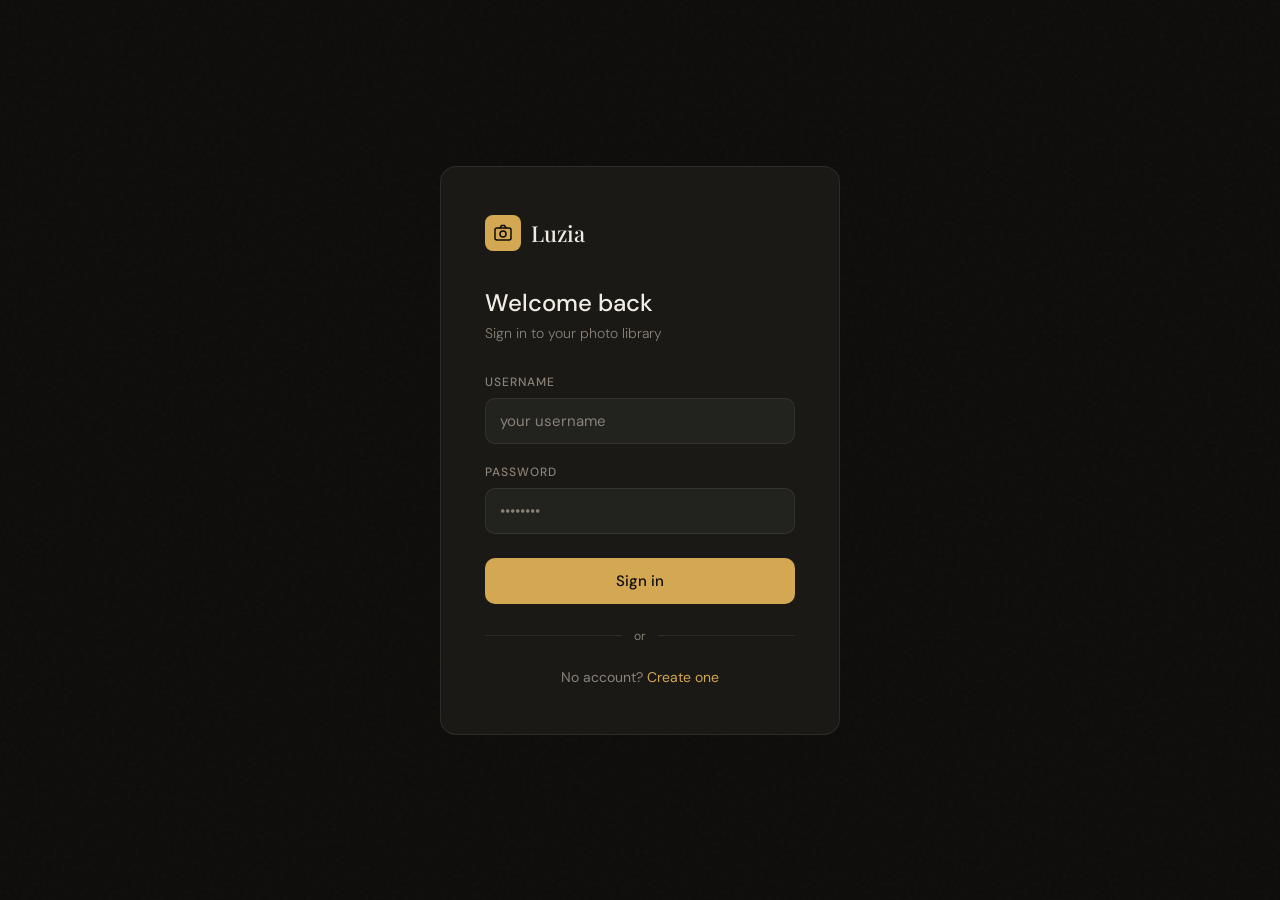
<file: src/main/resources/static/index.html>
<!DOCTYPE html>
<html lang="en">
<head>
    <meta charset="UTF-8" />
    <meta name="viewport" content="width=device-width, initial-scale=1.0" />
    <title>Luzia — Sign in</title>
    <link href="https://fonts.googleapis.com/css2?family=Playfair+Display:wght@400;500&family=DM+Sans:wght@300;400;500&display=swap" rel="stylesheet" />
    <link rel="stylesheet" href="css/index.css" />
</head>
<body>
<div class="card">
    <div class="logo">
        <div class="logo-mark">
            <svg viewBox="0 0 20 20" fill="none" xmlns="http://www.w3.org/2000/svg">
                <rect x="2" y="5" width="16" height="12" rx="2" stroke="#0e0d0b" stroke-width="1.5"/>
                <circle cx="10" cy="11" r="3" stroke="#0e0d0b" stroke-width="1.5"/>
                <path d="M7 5L8.5 2.5H11.5L13 5" stroke="#0e0d0b" stroke-width="1.5" stroke-linecap="round"/>
            </svg>
        </div>
        <span class="logo-name">Luzia</span>
    </div>

    <!-- Login -->
    <div id="loginPanel" class="panel active">
        <h1>Welcome back</h1>
        <p class="subtitle">Sign in to your photo library</p>
        <div id="loginError" class="error-msg"></div>
        <div class="field">
            <label>Username</label>
            <input type="text" id="loginUsername" placeholder="your username" autocomplete="username" />
        </div>
        <div class="field">
            <label>Password</label>
            <input type="password" id="loginPassword" placeholder="••••••••" autocomplete="current-password" />
        </div>
        <button class="btn" id="loginBtn">Sign in</button>
        <div class="divider">or</div>
        <div class="register-link">No account? <a href="#" id="showRegisterLink">Create one</a></div>
    </div>

    <!-- Register -->
    <div id="registerPanel" class="panel">
        <button class="back-btn" id="backToLoginBtn">← Back to sign in</button>
        <h1>Create account</h1>
        <p class="subtitle">Start your photo library today</p>
        <div id="registerError" class="error-msg"></div>
        <div class="field">
            <label>Username</label>
            <input type="text" id="regUsername" placeholder="choose a username" />
        </div>
        <div class="field">
            <label>Password</label>
            <input type="password" id="regPassword" placeholder="choose a password" />
        </div>
        <button class="btn" id="registerBtn">Create account</button>
    </div>
</div>

<script src="js/index.js"></script>
</body>
</html>
</file>
<file: src/main/resources/static/css/index.css>
*, *::before, *::after {
    box-sizing: border-box;
    margin: 0;
    padding: 0;
}

:root {
    --bg: #0e0d0b;
    --surface: #1a1916;
    --border: rgba(255,255,255,0.08);
    --accent: #d4a853;
    --text: #f0ebe3;
    --muted: #8a8278;
    --danger: #e05252;
    --radius: 10px;
}

html, body {
    height: 100%;
    background: var(--bg);
    color: var(--text);
    font-family: 'DM Sans', sans-serif;
}

body {
    display: flex;
    align-items: center;
    justify-content: center;
    min-height: 100vh;
    padding: 24px;
}

body::before {
    content: '';
    position: fixed;
    inset: 0;
    background-image: url("data:image/svg+xml,%3Csvg viewBox='0 0 256 256' xmlns='http://www.w3.org/2000/svg'%3E%3Cfilter id='n'%3E%3CfeTurbulence type='fractalNoise' baseFrequency='0.9' numOctaves='4' stitchTiles='stitch'/%3E%3C/filter%3E%3Crect width='100%25' height='100%25' filter='url(%23n)' opacity='0.04'/%3E%3C/svg%3E");
    pointer-events: none;
    z-index: 0;
    opacity: 0.6;
}

.card {
    position: relative;
    z-index: 1;
    background: var(--surface);
    border: 1px solid var(--border);
    border-radius: 16px;
    padding: 48px 44px;
    width: 100%;
    max-width: 400px;
    animation: fadeUp 0.5s ease both;
}

@keyframes fadeUp {
    from { opacity:0; transform: translateY(16px); }
    to { opacity:1; transform: translateY(0); }
}

.logo {
    display: flex;
    align-items: center;
    gap: 10px;
    margin-bottom: 36px;
}

.logo-mark {
    width: 36px;
    height: 36px;
    background: var(--accent);
    border-radius: 8px;
    display: flex;
    align-items: center;
    justify-content: center;
}

.logo-mark svg {
    width: 20px;
    height: 20px;
}

.logo-name {
    font-family: 'Playfair Display', serif;
    font-size: 22px;
    font-weight: 500;
}

h1 {
    font-size: 24px;
    font-weight: 500;
    margin-bottom: 6px;
}

.subtitle {
    color: var(--muted);
    font-size: 14px;
    margin-bottom: 32px;
    font-weight: 300;
}

.field {
    margin-bottom: 20px;
}

label {
    display: block;
    font-size: 12px;
    font-weight: 500;
    color: var(--muted);
    text-transform: uppercase;
    letter-spacing: 0.08em;
    margin-bottom: 8px;
}

input[type=text], input[type=password] {
    width: 100%;
    background: rgba(255,255,255,0.04);
    border: 1px solid var(--border);
    border-radius: var(--radius);
    color: var(--text);
    font-family: 'DM Sans', sans-serif;
    font-size: 15px;
    padding: 12px 14px;
    outline: none;
    transition: border-color 0.2s;
}

input:focus {
    border-color: var(--accent);
}

input::placeholder {
    color: var(--muted);
}

.error-msg {
    display: none;
    background: rgba(224,82,82,0.1);
    border: 1px solid rgba(224,82,82,0.25);
    border-radius: var(--radius);
    color: #e05252;
    font-size: 13px;
    padding: 10px 14px;
    margin-bottom: 20px;
}

.error-msg.visible {
    display: block;
}

.btn {
    width: 100%;
    padding: 13px;
    background: var(--accent);
    color: #0e0d0b;
    border: none;
    border-radius: var(--radius);
    font-family: 'DM Sans', sans-serif;
    font-size: 15px;
    font-weight: 500;
    cursor: pointer;
    transition: opacity 0.2s, transform 0.1s;
    margin-top: 4px;
}

.btn:hover {
    opacity: 0.88;
}

.btn:active {
    transform: scale(0.98);
}

.btn:disabled {
    opacity: 0.4;
    cursor: not-allowed;
}

.divider {
    display: flex;
    align-items: center;
    gap: 12px;
    margin: 24px 0;
    color: var(--muted);
    font-size: 12px;
}

.divider::before, .divider::after {
    content: '';
    flex: 1;
    height: 1px;
    background: var(--border);
}

.register-link {
    text-align: center;
    font-size: 14px;
    color: var(--muted);
}

.register-link a {
    color: var(--accent);
    text-decoration: none;
}

.register-link a:hover {
    text-decoration: underline;
}

.panel {
    display: none;
}

.panel.active {
    display: block;
}

.back-btn {
    background: none;
    border: none;
    color: var(--muted);
    font-family: 'DM Sans', sans-serif;
    font-size: 13px;
    cursor: pointer;
    padding: 0;
    margin-bottom: 24px;
    display: flex;
    align-items: center;
    gap: 6px;
}

.back-btn:hover {
    color: var(--text);
}
</file>
<file: src/main/resources/static/css/app.css>
*, *::before, *::after {
    box-sizing: border-box;
    margin: 0;
    padding: 0;
}

:root {
    --bg: #0e0d0b;
    --surface: #1a1916;
    --surface2: #222018;
    --border: rgba(255,255,255,0.08);
    --border2: rgba(255,255,255,0.14);
    --accent: #d4a853;
    --accent-dim: rgba(212,168,83,0.12);
    --text: #f0ebe3;
    --muted: #8a8278;
    --danger: #e05252;
    --radius: 10px;
    --sidebar: 240px;
}

html, body {
    height: 100%;
    overflow: hidden;
    background: var(--bg);
    color: var(--text);
    font-family: 'DM Sans', sans-serif;
}

/* Layout */
.shell {
    display: flex;
    height: 100vh;
}

/* Sidebar */
.sidebar {
    width: var(--sidebar);
    flex-shrink: 0;
    background: var(--surface);
    border-right: 1px solid var(--border);
    display: flex;
    flex-direction: column;
    overflow: hidden;
}

.sidebar-top {
    padding: 20px 18px 14px;
    border-bottom: 1px solid var(--border);
    display: flex;
    align-items: center;
    gap: 10px;
}

.logo-mark {
    width: 30px;
    height: 30px;
    background: var(--accent);
    border-radius: 7px;
    display: flex;
    align-items: center;
    justify-content: center;
    flex-shrink: 0;
}

.logo-mark svg {
    width: 17px;
    height: 17px;
}

.logo-name {
    font-family: 'Playfair Display', serif;
    font-size: 18px;
    font-weight: 500;
}

.sidebar-label {
    padding: 18px 18px 8px;
    font-size: 10px;
    font-weight: 500;
    text-transform: uppercase;
    letter-spacing: 0.1em;
    color: var(--muted);
    display: flex;
    align-items: center;
    justify-content: space-between;
}

.sidebar-label button {
    background: none;
    border: none;
    color: var(--accent);
    cursor: pointer;
    font-size: 18px;
    line-height: 1;
    padding: 0;
}

.sidebar-label button:hover {
    opacity: 0.7;
}

.album-list {
    flex: 1;
    overflow-y: auto;
    padding: 4px 10px;
}

.album-item {
    display: flex;
    align-items: center;
    gap: 10px;
    padding: 9px 10px;
    border-radius: 8px;
    cursor: pointer;
    font-size: 14px;
    color: var(--muted);
    transition: background 0.15s, color 0.15s;
    user-select: none;
}

.album-item:hover {
    background: rgba(255,255,255,0.04);
    color: var(--text);
}

.album-item.active {
    background: var(--accent-dim);
    color: var(--accent);
}

.album-dot {
    width: 7px;
    height: 7px;
    border-radius: 50%;
    background: currentColor;
    flex-shrink: 0;
    opacity: 0.6;
}

.album-name {
    flex: 1;
    overflow: hidden;
    text-overflow: ellipsis;
    white-space: nowrap;
}

.sidebar-footer {
    padding: 14px 10px;
    border-top: 1px solid var(--border);
}

.user-row {
    display: flex;
    align-items: center;
    gap: 10px;
    padding: 8px;
    border-radius: 8px;
}

.avatar {
    width: 32px;
    height: 32px;
    border-radius: 50%;
    background: var(--accent-dim);
    border: 1px solid rgba(212,168,83,0.3);
    display: flex;
    align-items: center;
    justify-content: center;
    font-size: 12px;
    font-weight: 500;
    color: var(--accent);
    flex-shrink: 0;
}

.user-info {
    flex: 1;
    overflow: hidden;
}

.user-name {
    font-size: 13px;
    font-weight: 500;
    overflow: hidden;
    text-overflow: ellipsis;
    white-space: nowrap;
}

.sign-out {
    font-size: 11px;
    color: var(--muted);
    cursor: pointer;
}

.sign-out:hover {
    color: var(--danger);
}

/* Main */
.main {
    flex: 1;
    display: flex;
    flex-direction: column;
    overflow: hidden;
}

.topbar {
    padding: 0 24px;
    height: 56px;
    flex-shrink: 0;
    border-bottom: 1px solid var(--border);
    display: flex;
    align-items: center;
    justify-content: space-between;
}

.topbar-left {
    display: flex;
    align-items: center;
    gap: 14px;
}

.topbar-title {
    font-size: 17px;
    font-weight: 500;
}

.topbar-sub {
    font-size: 13px;
    color: var(--muted);
}

.topbar-right {
    display: flex;
    align-items: center;
    gap: 8px;
}

.btn {
    padding: 7px 16px;
    border-radius: 8px;
    border: 1px solid var(--border2);
    background: transparent;
    color: var(--text);
    font-family: 'DM Sans', sans-serif;
    font-size: 13px;
    cursor: pointer;
    transition: background 0.15s, opacity 0.15s;
}

.btn:hover {
    background: rgba(255,255,255,0.06);
}

.btn-accent {
    background: var(--accent);
    color: #0e0d0b;
    border-color: transparent;
    font-weight: 500;
}

.btn-accent:hover {
    opacity: 0.85;
    background: var(--accent);
}

.btn-danger {
    color: var(--danger);
    border-color: rgba(224,82,82,0.3);
}

.btn-danger:hover {
    background: rgba(224,82,82,0.08);
}

.content {
    flex: 1;
    overflow-y: auto;
    padding: 24px;
}

/* Empty state */
.empty-state {
    display: flex;
    flex-direction: column;
    align-items: center;
    justify-content: center;
    height: 100%;
    gap: 12px;
    color: var(--muted);
    text-align: center;
}

.empty-icon {
    font-size: 48px;
    opacity: 0.3;
    margin-bottom: 8px;
}

.empty-state h3 {
    font-size: 17px;
    color: var(--text);
    font-weight: 400;
}

.empty-state p {
    font-size: 14px;
    max-width: 280px;
    line-height: 1.6;
}

/* Photo grid */
.photo-grid {
    display: grid;
    grid-template-columns: repeat(auto-fill, minmax(160px, 1fr));
    gap: 12px;
}

.photo-card {
    border-radius: 10px;
    overflow: hidden;
    border: 1px solid var(--border);
    background: var(--surface);
    cursor: pointer;
    transition: border-color 0.2s, transform 0.2s;
    animation: fadeIn 0.3s ease both;
}

.photo-card:hover {
    border-color: var(--border2);
    transform: translateY(-2px);
}

@keyframes fadeIn {
    from { opacity:0; transform: scale(0.97); }
    to { opacity:1; transform: scale(1); }
}

.photo-thumb {
    width: 100%;
    aspect-ratio: 1;
    object-fit: cover;
    display: block;
    background: var(--surface2);
}

.photo-thumb-placeholder {
    width: 100%;
    aspect-ratio: 1;
    background: var(--surface2);
    display: flex;
    align-items: center;
    justify-content: center;
    color: var(--muted);
    font-size: 28px;
}

.photo-info {
    padding: 8px 10px;
    border-top: 1px solid var(--border);
}

.photo-name {
    font-size: 12px;
    color: var(--text);
    overflow: hidden;
    text-overflow: ellipsis;
    white-space: nowrap;
}

.photo-meta {
    font-size: 11px;
    color: var(--muted);
    margin-top: 2px;
}

/* Modal */
.modal-overlay {
    display: none;
    position: fixed;
    inset: 0;
    background: rgba(0,0,0,0.75);
    z-index: 100;
    align-items: center;
    justify-content: center;
    padding: 24px;
}

.modal-overlay.open {
    display: flex;
}

.modal {
    background: var(--surface);
    border: 1px solid var(--border2);
    border-radius: 14px;
    padding: 28px;
    width: 100%;
    max-width: 440px;
    animation: slideUp 0.25s ease;
}

@keyframes slideUp {
    from { opacity:0; transform: translateY(20px); }
    to { opacity:1; transform: translateY(0); }
}

.modal h3 {
    font-size: 18px;
    font-weight: 500;
    margin-bottom: 20px;
}

.field {
    margin-bottom: 16px;
}

.field label {
    display: block;
    font-size: 11px;
    font-weight: 500;
    text-transform: uppercase;
    letter-spacing: 0.08em;
    color: var(--muted);
    margin-bottom: 7px;
}

.field input, .field textarea {
    width: 100%;
    background: rgba(255,255,255,0.04);
    border: 1px solid var(--border2);
    border-radius: 8px;
    color: var(--text);
    font-family: 'DM Sans', sans-serif;
    font-size: 14px;
    padding: 10px 12px;
    outline: none;
    transition: border-color 0.2s;
}

.field input:focus, .field textarea:focus {
    border-color: var(--accent);
}

.field input::placeholder, .field textarea::placeholder {
    color: var(--muted);
}

.field textarea {
    resize: vertical;
    min-height: 80px;
}

.modal-actions {
    display: flex;
    gap: 8px;
    justify-content: flex-end;
    margin-top: 20px;
}

/* Upload area */
.upload-area {
    border: 2px dashed var(--border2);
    border-radius: 10px;
    padding: 28px;
    text-align: center;
    cursor: pointer;
    transition: border-color 0.2s, background 0.2s;
    margin-bottom: 16px;
}

.upload-area:hover, .upload-area.dragover {
    border-color: var(--accent);
    background: var(--accent-dim);
}

.upload-area p {
    font-size: 14px;
    color: var(--muted);
    margin-top: 6px;
}

.upload-area strong {
    color: var(--text);
    font-weight: 500;
}

#fileInput {
    display: none;
}

.upload-preview {
    font-size: 13px;
    color: var(--accent);
    margin-top: 8px;
}

/* Lightbox */
.lightbox {
    display: none;
    position: fixed;
    inset: 0;
    background: rgba(0,0,0,0.92);
    z-index: 200;
    flex-direction: column;
    align-items: center;
    justify-content: center;
    padding: 24px;
}

.lightbox.open {
    display: flex;
}

.lightbox-img {
    max-width: 90vw;
    max-height: 75vh;
    border-radius: 8px;
    object-fit: contain;
}

.lightbox-info {
    margin-top: 16px;
    text-align: center;
}

.lightbox-info h4 {
    font-size: 16px;
    font-weight: 400;
}

.lightbox-info p {
    font-size: 13px;
    color: var(--muted);
    margin-top: 4px;
}

.lightbox-close {
    position: fixed;
    top: 20px;
    right: 24px;
    background: rgba(255,255,255,0.1);
    border: none;
    border-radius: 50%;
    width: 36px;
    height: 36px;
    cursor: pointer;
    color: var(--text);
    font-size: 18px;
    display: flex;
    align-items: center;
    justify-content: center;
}

.lightbox-close:hover {
    background: rgba(255,255,255,0.2);
}

.lightbox-actions {
    margin-top: 14px;
    display: flex;
    gap: 8px;
}

/* Toast */
.toast {
    position: fixed;
    bottom: 24px;
    left: 50%;
    transform: translateX(-50%) translateY(80px);
    background: var(--surface);
    border: 1px solid var(--border2);
    border-radius: 8px;
    padding: 10px 20px;
    font-size: 13px;
    z-index: 300;
    transition: transform 0.3s ease, opacity 0.3s ease;
    opacity: 0;
}

.toast.show {
    transform: translateX(-50%) translateY(0);
    opacity: 1;
}

.toast.success {
    border-color: rgba(40,180,100,0.4);
    color: #5dca8a;
}

.toast.error {
    border-color: rgba(224,82,82,0.4);
    color: var(--danger);
}

::-webkit-scrollbar {
    width: 6px;
}

::-webkit-scrollbar-track {
    background: transparent;
}

::-webkit-scrollbar-thumb {
    background: rgba(255,255,255,0.1);
    border-radius: 3px;
}

/* Shared users list */
.shared-user-item {
    display: flex;
    align-items: center;
    justify-content: space-between;
    padding: 10px;
    border-bottom: 1px solid var(--border);
}

.shared-user-item:last-child {
    border-bottom: none;
}

.shared-user-info {
    display: flex;
    align-items: center;
    gap: 10px;
}

.shared-user-avatar {
    width: 32px;
    height: 32px;
    border-radius: 50%;
    background: var(--accent-dim);
    display: flex;
    align-items: center;
    justify-content: center;
    font-weight: 500;
    color: var(--accent);
}

.shared-user-details {
    flex: 1;
}

.shared-user-name {
    font-size: 14px;
    font-weight: 500;
}

.shared-user-role {
    font-size: 11px;
    color: var(--muted);
}

.remove-user-btn {
    background: none;
    border: 1px solid var(--border);
    border-radius: 6px;
    padding: 4px 8px;
    font-size: 11px;
    color: var(--danger);
    cursor: pointer;
}

.remove-user-btn:hover {
    background: rgba(224,82,82,0.1);
}

/* Album type indicator */
.album-type {
    font-size: 10px;
    padding: 2px 6px;
    border-radius: 4px;
    background: var(--accent-dim);
    color: var(--accent);
    margin-left: 8px;
}

.album-item.shared .album-dot {
    background: var(--accent);
}
</file>
